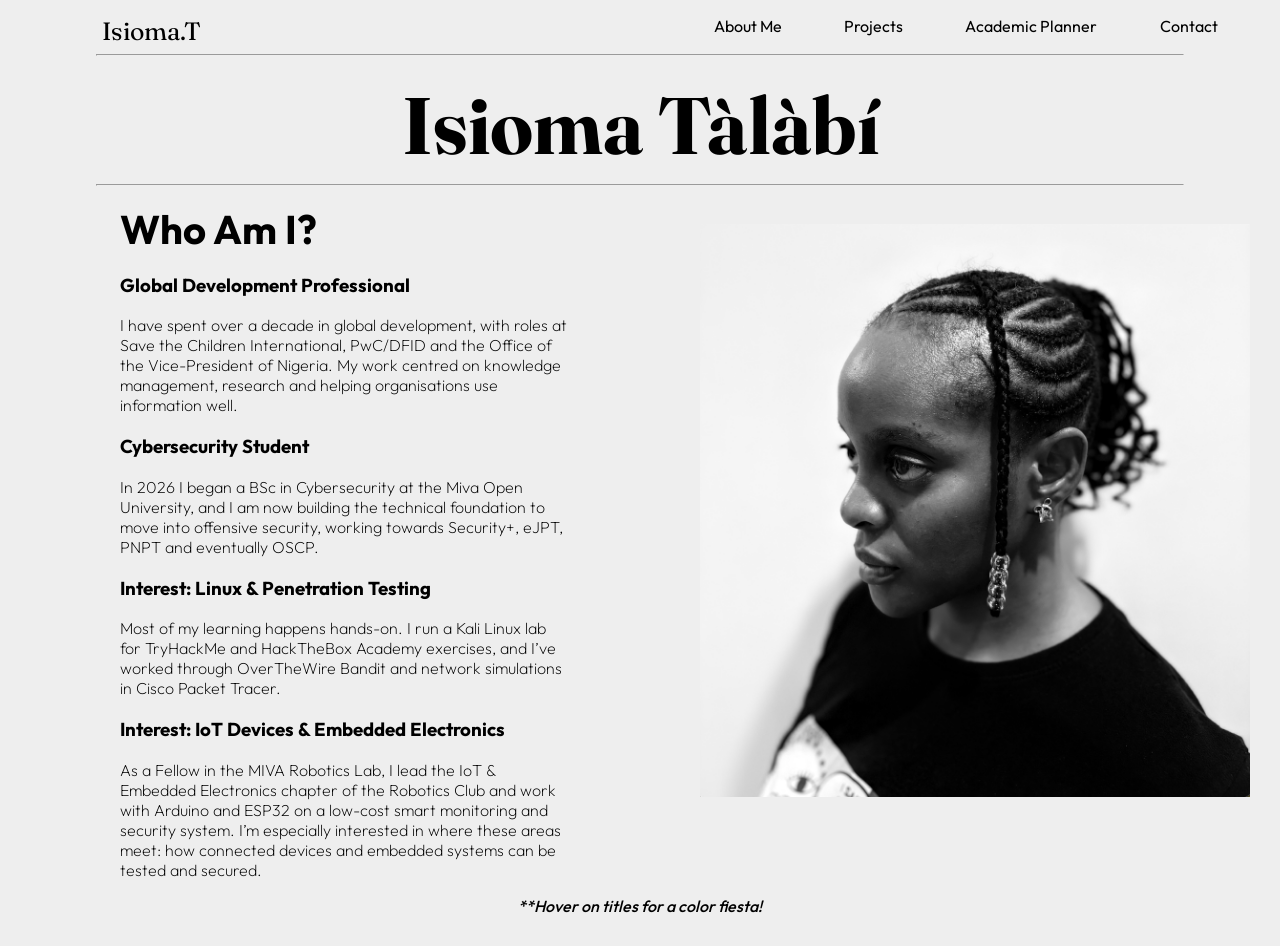
<file: index.html>
<!doctype html>
<html lang="en">
  <head>
    <meta charset="UTF-8" />
    <meta name="viewport" content="width=device-width, initial-scale=1.0" />
    <title>Portfolio: Isioma Talabi</title>
    <link rel="shortcut icon" href="./assets/favicon.ico" type="image/x-icon" />

    <!-- Fonts: Fraunces & Lato -->
    <link rel="preconnect" href="https://fonts.googleapis.com" />
    <link rel="preconnect" href="https://fonts.gstatic.com" crossorigin />
    <link
      href="https://fonts.googleapis.com/css2?family=Fraunces:ital,opsz,wght@0,9..144,100..900;1,9..144,100..900&family=Lato:ital,wght@0,100;0,300;0,400;0,700;0,900;1,100;1,300;1,400;1,700;1,900&display=swap"
      rel="stylesheet"
    />

    <!-- Font: Outfit -->
    <link rel="preconnect" href="https://fonts.googleapis.com" />
    <link rel="preconnect" href="https://fonts.gstatic.com" crossorigin />
    <link
      href="https://fonts.googleapis.com/css2?family=Outfit:wght@100..900&display=swap"
      rel="stylesheet"
    />

    <!-- Stylesheet -->
    <link rel="stylesheet" href="css-styles/index.css" />
  </head>
  <body>
    <!-- Header and Navigation Menus -->
    <header>
      <nav>
        <ul>
          <span id="name-logo">
            <li><a class="name-logo-sty" href="./index.html">Isioma.T</a></li>
          </span>
          <li><a href="./about.html">About Me</a></li>
          <li><a href="./projects.html">Projects</a></li>
          <li><a href="./academicplanner.html">Academic Planner</a></li>
          <span id="contact-btn">
            <li><a href="./contact.html">Contact</a></li>
          </span>
        </ul>
      </nav>
    </header>

    <hr class="mobile-line">

    <!-- Main content of Home Page begins here -->
    <main>

      <section id="picture-mobile">
          <div>
            <img
              id="profile-img-mobile"
              src="./assets/isioma-bw.png"
              alt="A black and white photo of Isioma Talabi"
            />
          </div>
        </section>


      <section id="bio">
        <h1>Isioma Tàlàbí</h1>
      </section>

      <hr />

      <section class="bio-profile">
        <section class="bio-text">
          <h2>Who Am I?</h2>

          <h3>Global Development Professional</h3>
          <p>
            I have spent over a decade in global development, with roles at Save
            the Children International, PwC/DFID and the Office of the
            Vice-President of Nigeria. My work centred on knowledge management,
            research and helping organisations use information well.
          </p>

          <h3>Cybersecurity Student</h3>
          <p>
            In 2026 I began a BSc in Cybersecurity at the Miva Open University,
            and I am now building the technical foundation to move into
            offensive security, working towards Security+, eJPT, PNPT and
            eventually OSCP.
          </p>

          <h3>Interest: Linux & Penetration Testing</h3>
          <p>
            Most of my learning happens hands-on. I run a Kali Linux lab for
            TryHackMe and HackTheBox Academy exercises, and I’ve worked through
            OverTheWire Bandit and network simulations in Cisco Packet Tracer.
          </p>

          <h3>Interest: IoT Devices & Embedded Electronics</h3>
          <p>
            As a Fellow in the MIVA Robotics Lab, I lead the IoT & Embedded
            Electronics chapter of the Robotics Club and work with Arduino and
            ESP32 on a low-cost smart monitoring and security system. I’m
            especially interested in where these areas meet: how connected
            devices and embedded systems can be tested and secured.
          </p>
        </section>
        <section id="pictures">
          <div>
            <img
              id="profile-img"
              src="./assets/isioma-bw.png"
              alt="A black and white photo of Isioma Talabi"
            />
          </div>
        </section>
      </section>

      <p class="note"><em>**Hover on titles for a color fiesta!</em></p>
    </main>
  </body>
</html>
</file>
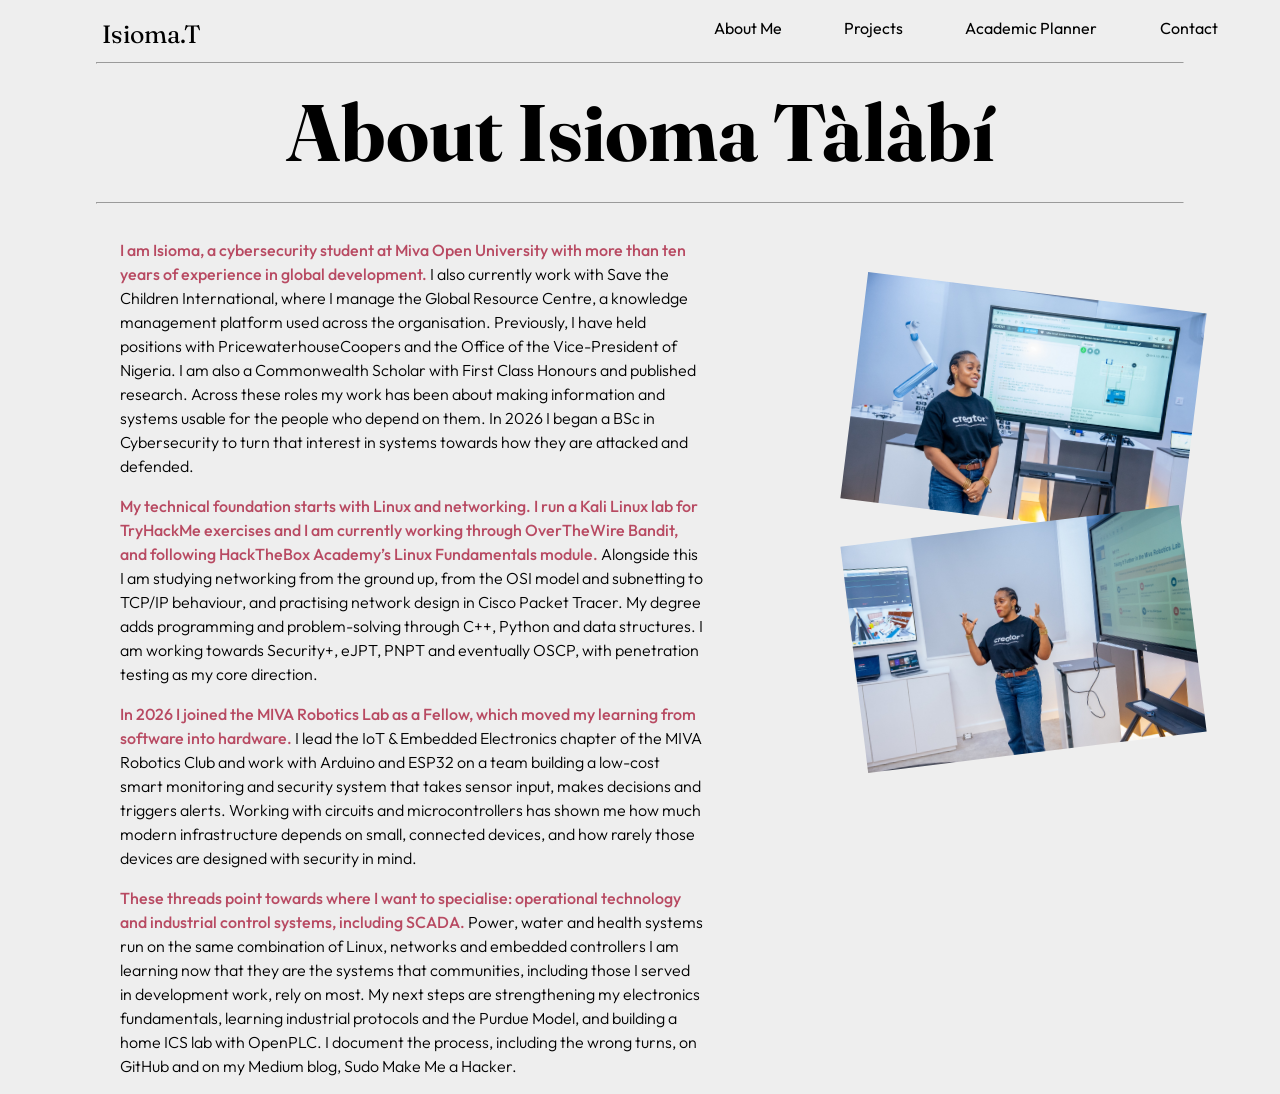
<file: about.html>
<!doctype html>
<html lang="en">
  <head>
    <meta charset="UTF-8" />
    <meta name="viewport" content="width=device-width, initial-scale=1.0" />
    <title>About: Isioma Talabi</title>
    <link rel="shortcut icon" href="./assets/favicon.ico" type="image/x-icon" />

    <!-- Fonts: Fraunces & Lato -->
    <link rel="preconnect" href="https://fonts.googleapis.com" />
    <link rel="preconnect" href="https://fonts.gstatic.com" crossorigin />
    <link
      href="https://fonts.googleapis.com/css2?family=Fraunces:ital,opsz,wght@0,9..144,100..900;1,9..144,100..900&family=Lato:ital,wght@0,100;0,300;0,400;0,700;0,900;1,100;1,300;1,400;1,700;1,900&display=swap"
      rel="stylesheet"
    />

    <!-- Font: Outfit -->
    <link rel="preconnect" href="https://fonts.googleapis.com" />
    <link rel="preconnect" href="https://fonts.gstatic.com" crossorigin />
    <link
      href="https://fonts.googleapis.com/css2?family=Outfit:wght@100..900&display=swap"
      rel="stylesheet"
    />

    <!-- Stylesheet -->
    <link rel="stylesheet" href="./css-styles/about.css" />
  </head>
  <body>
    <!-- Header and Navigation Menus -->
    <header>
      <nav>
        <ul>
          <span id="name-logo">
            <li><a class="name-logo-sty" href="./index.html">Isioma.T</a></li>
          </span>
          <li><a href="./about.html">About Me</a></li>
          <li><a href="./projects.html">Projects</a></li>
          <li><a href="./academicplanner.html">Academic Planner</a></li>
          <span id="contact-btn">
            <li><a href="./contact.html">Contact</a></li>
          </span>
        </ul>
      </nav>
    </header>

    <hr>

    <!-- Main content of the About Page Begins Here -->

    <main>
      <section>
        <h1>About Isioma Tàlàbí</h1>
      </section>

      <hr />

       <section class="about-photo-container-mobile">
          <img
            id="about-photo"
            src="./assets/photo-3.jpeg"
            alt="A picture of Isioma making a presentation"
          />
          <img
            id="about-photo-two"
            src="./assets/photo-2.jpeg"
            alt="A picture of Isioma making a presentation"
          />
        </section>

      <section class="about-container">
        <section class="about-text">
          <p class="p-text">
            <span class="highlight-text">
              I am Isioma, a cybersecurity student at Miva Open University with
              more than ten years of experience in global development. </span
            >I also currently work with Save the Children International, where I
            manage the Global Resource Centre, a knowledge management platform
            used across the organisation. Previously, I have held positions with
            PricewaterhouseCoopers and the Office of the Vice-President of
            Nigeria. I am also a Commonwealth Scholar with First Class Honours
            and published research. Across these roles my work has been about
            making information and systems usable for the people who depend on
            them. In 2026 I began a BSc in Cybersecurity to turn that interest
            in systems towards how they are attacked and defended.
          </p>

          <p class="p-text">
            <span class="highlight-text">
              My technical foundation starts with Linux and networking. I run a
              Kali Linux lab for TryHackMe exercises and I am currently working
              through OverTheWire Bandit, and following HackTheBox Academy’s
              Linux Fundamentals module.
            </span>
            Alongside this I am studying networking from the ground up, from the
            OSI model and subnetting to TCP/IP behaviour, and practising network
            design in Cisco Packet Tracer. My degree adds programming and
            problem-solving through C++, Python and data structures. I am
            working towards Security+, eJPT, PNPT and eventually OSCP, with
            penetration testing as my core direction.
          </p>

          <p class="p-text">
            <span class="highlight-text">
              In 2026 I joined the MIVA Robotics Lab as a Fellow, which moved my
              learning from software into hardware.
            </span>
            I lead the IoT & Embedded Electronics chapter of the MIVA Robotics
            Club and work with Arduino and ESP32 on a team building a low-cost
            smart monitoring and security system that takes sensor input, makes
            decisions and triggers alerts. Working with circuits and
            microcontrollers has shown me how much modern infrastructure depends
            on small, connected devices, and how rarely those devices are
            designed with security in mind.
          </p>

          <p class="p-text">
            <span class="highlight-text">
              These threads point towards where I want to specialise:
              operational technology and industrial control systems, including
              SCADA.
            </span>
            Power, water and health systems run on the same combination of
            Linux, networks and embedded controllers I am learning now that they
            are the systems that communities, including those I served in
            development work, rely on most. My next steps are strengthening my
            electronics fundamentals, learning industrial protocols and the
            Purdue Model, and building a home ICS lab with OpenPLC. I document
            the process, including the wrong turns, on GitHub and on my Medium
            blog, Sudo Make Me a Hacker.
          </p>
        </section>

        <section class="about-photo-container">
          <img
            id="about-photo"
            src="./assets/photo-3.jpeg"
            alt="A picture of Isioma making a presentation"
          />
          <img
            id="about-photo-two"
            src="./assets/photo-2.jpeg"
            alt="A picture of Isioma making a presentation"
          />
        </section>
      </section>
    </main>
  </body>
</html>
</file>
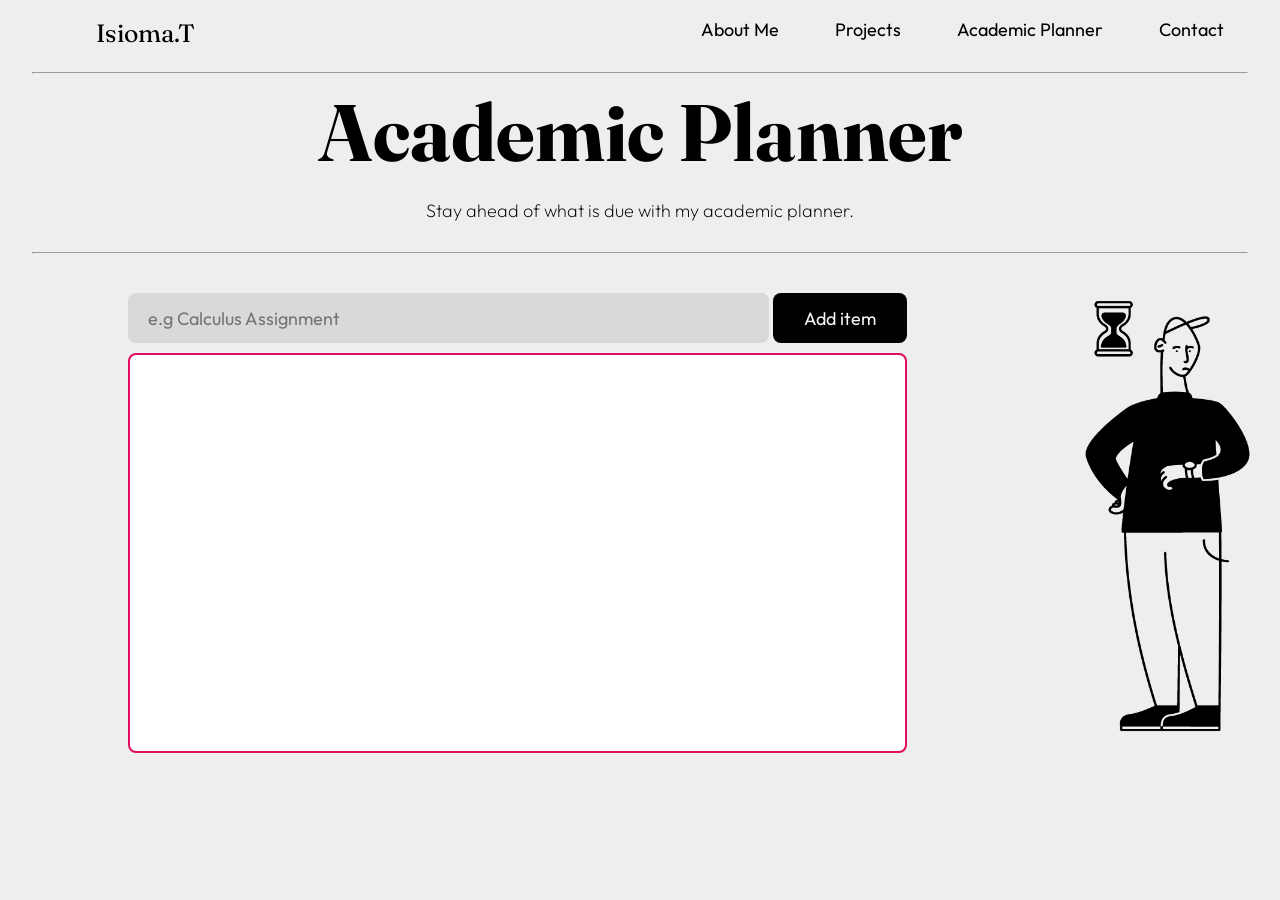
<file: academicplanner.html>
<!doctype html>
<html lang="en">
  <head>
    <meta charset="UTF-8" />
    <meta name="viewport" content="width=device-width, initial-scale=1.0" />
    <title>Academic Planner by Isioma</title>
    <link rel="shortcut icon" href="./assets/favicon.ico" type="image/x-icon" />

    <!-- Fonts: Fraunces & Lato -->
    <link rel="preconnect" href="https://fonts.googleapis.com" />
    <link rel="preconnect" href="https://fonts.gstatic.com" crossorigin />
    <link
      href="https://fonts.googleapis.com/css2?family=Fraunces:ital,opsz,wght@0,9..144,100..900;1,9..144,100..900&family=Lato:ital,wght@0,100;0,300;0,400;0,700;0,900;1,100;1,300;1,400;1,700;1,900&display=swap"
      rel="stylesheet"
    />

    <!-- Font: Outfit -->
    <link rel="preconnect" href="https://fonts.googleapis.com" />
    <link rel="preconnect" href="https://fonts.gstatic.com" crossorigin />
    <link
      href="https://fonts.googleapis.com/css2?family=Outfit:wght@100..900&display=swap"
      rel="stylesheet"
    />

    <link rel="stylesheet" href="./css-styles/academicplanner.css" />
  </head>
  <body>
    <!-- Header and Navigation Menus -->
    <header>
      <nav>
        <ul>
          <span id="name-logo">
            <li><a class="name-logo-sty" href="./index.html">Isioma.T</a></li>
          </span>
          <li><a href="./about.html">About Me</a></li>
          <li><a href="./projects.html">Projects</a></li>
          <li><a href="./academicplanner.html">Academic Planner</a></li>
          <span id="contact-btn">
            <li><a href="./contact.html">Contact</a></li>
          </span>
        </ul>
      </nav>
    </header>

    <hr />

    <!-- Main Content for Academic Planner begins here -->
    <main>
      <section>
        <h1>Academic Planner</h1>
        <p class="intro-academic-planner">
          Stay ahead of what is due with my academic planner.
        </p>
      </section>

      <hr />
      <section class="planner-wrapper">
        <div class="planner-page">
          <div class="input-btn-wrapper">
            <input
              type="text"
              id="planner-input"
              placeholder="e.g Calculus Assignment"
            />
            <button id="add-item-button">Add item</button>
          </div>

          <div id="planner-list">
            <ul id="planner-list-items"></ul>
          </div>
        </div>

        <section class="img-width">
          <img class="page-image" src="./assets/time.png" alt="" />
        </section>
      </section>
    </main>
  </body>

  <script src="./scripts/academicplanner.js"></script>
</html>
</file>
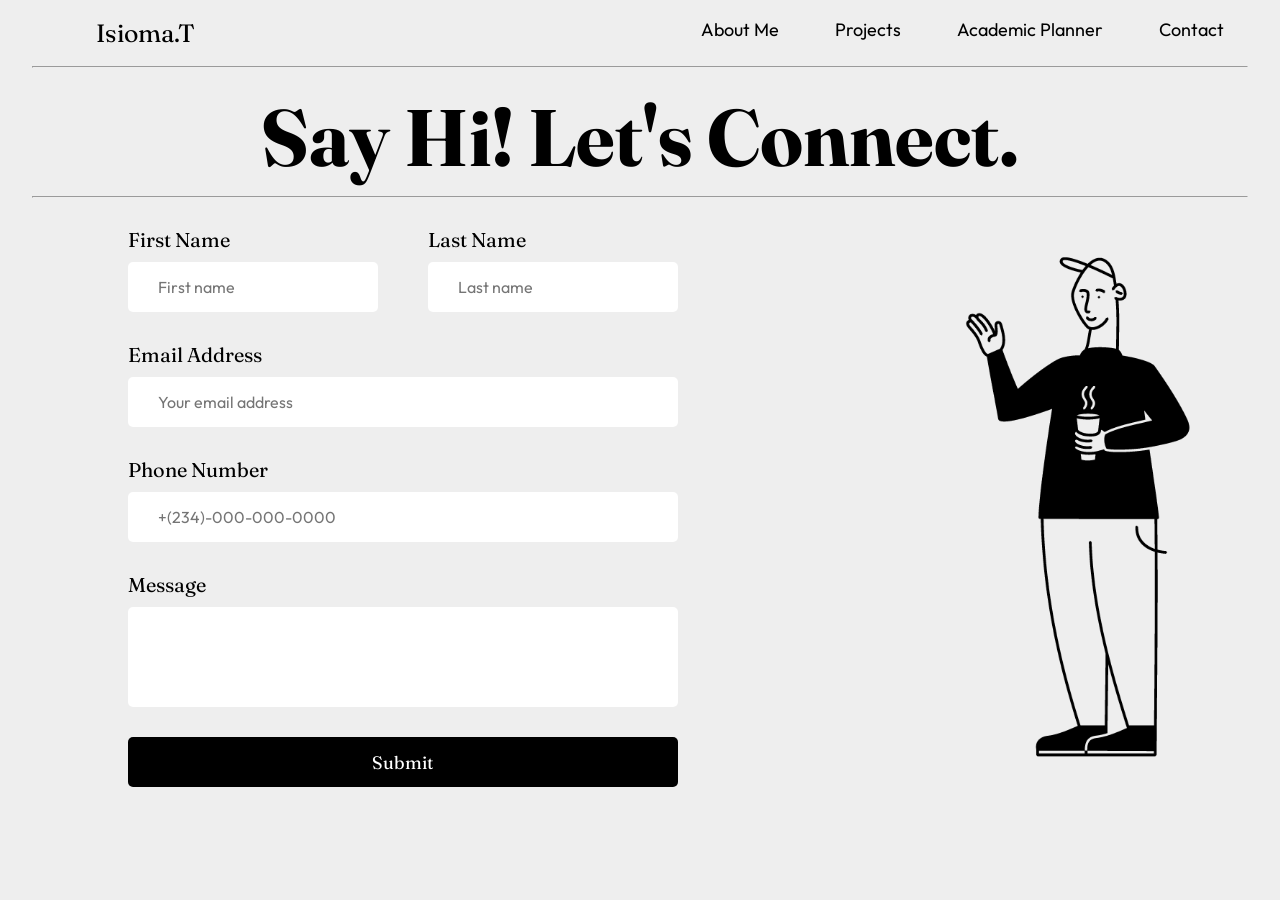
<file: contact.html>
<!doctype html>
<html lang="en">
  <head>
    <meta charset="UTF-8" />
    <meta name="viewport" content="width=device-width, initial-scale=1.0" />
    <title>Contact Page</title>
    <link rel="shortcut icon" href="./assets/favicon.ico" type="image/x-icon" />

    <!-- Fonts: Fraunces & Lato -->
    <link rel="preconnect" href="https://fonts.googleapis.com" />
    <link rel="preconnect" href="https://fonts.gstatic.com" crossorigin />
    <link
      href="https://fonts.googleapis.com/css2?family=Fraunces:ital,opsz,wght@0,9..144,100..900;1,9..144,100..900&family=Lato:ital,wght@0,100;0,300;0,400;0,700;0,900;1,100;1,300;1,400;1,700;1,900&display=swap"
      rel="stylesheet"
    />

    <!-- Font: Outfit -->
    <link rel="preconnect" href="https://fonts.googleapis.com" />
    <link rel="preconnect" href="https://fonts.gstatic.com" crossorigin />
    <link
      href="https://fonts.googleapis.com/css2?family=Outfit:wght@100..900&display=swap"
      rel="stylesheet"
    />

    <!-- Stylesheet -->
    <link rel="stylesheet" href="./css-styles/contact.css" />
  </head>
  <body>
    <!-- Header and Navigation Menus -->
    <header>
      <nav>
        <ul>
          <span id="name-logo">
            <li><a class="name-logo-sty" href="./index.html">Isioma.T</a></li>
          </span>
          <li><a href="./about.html">About Me</a></li>
          <li><a href="./projects.html">Projects</a></li>
          <li><a href="./academicplanner.html">Academic Planner</a></li>
          <span id="contact-btn">
            <li><a href="./contact.html">Contact</a></li>
          </span>
        </ul>
      </nav>
    </header>

    <hr>
    <!-- Main content of the Contact Page Begins here -->

    <main>
      <section>
        <h1>Say Hi! Let's Connect.</h1>
      </section>

      <hr />
      <section class="contact-form-wrapper">
        <form id="contact-form" novalidate>
          <div class="name-wrapper">
            <div>
              <label for="fname">First Name</label> <br />
              <input
                type="text"
                name="fname"
                id="fname"
                placeholder="First name"
              />
            </div>

            <div class="lname-wrapper">
              <label for="lname">Last Name</label> <br />
              <input
                type="text"
                name="lname"
                id="lname"
                placeholder="Last name"
              />
            </div>
          </div>
          <span></span>

          <div class="email-wrapper">
            <label for="email_address">Email Address</label> <br />
            <input
              type="email"
              name="email_address"
              id="email_address"
              placeholder="Your email address"
            />
          </div>

          <div class="phone-wrapper">
            <label for="phone-number">Phone Number</label><br />
            <input
              type="tel"
              id="phone-number"
              name="phone-number"
              placeholder="+(234)-000-000-0000"
            />
          </div>

          <div class="message-wrapper">
            <label for="message">Message</label> <br />
            <input type="text" name="message" id="message" />
          </div>

          <div class="button-wrapper">
            <button id="submit-btn">Submit</button>
          </div>
        </form>

        <section class="contact-image">
          <img src="./assets/sayhi.png" alt="" />
        </section>
      </section>
    </main>
  </body>

  <script src="./scripts/contactform.js"></script>
</html>
</file>
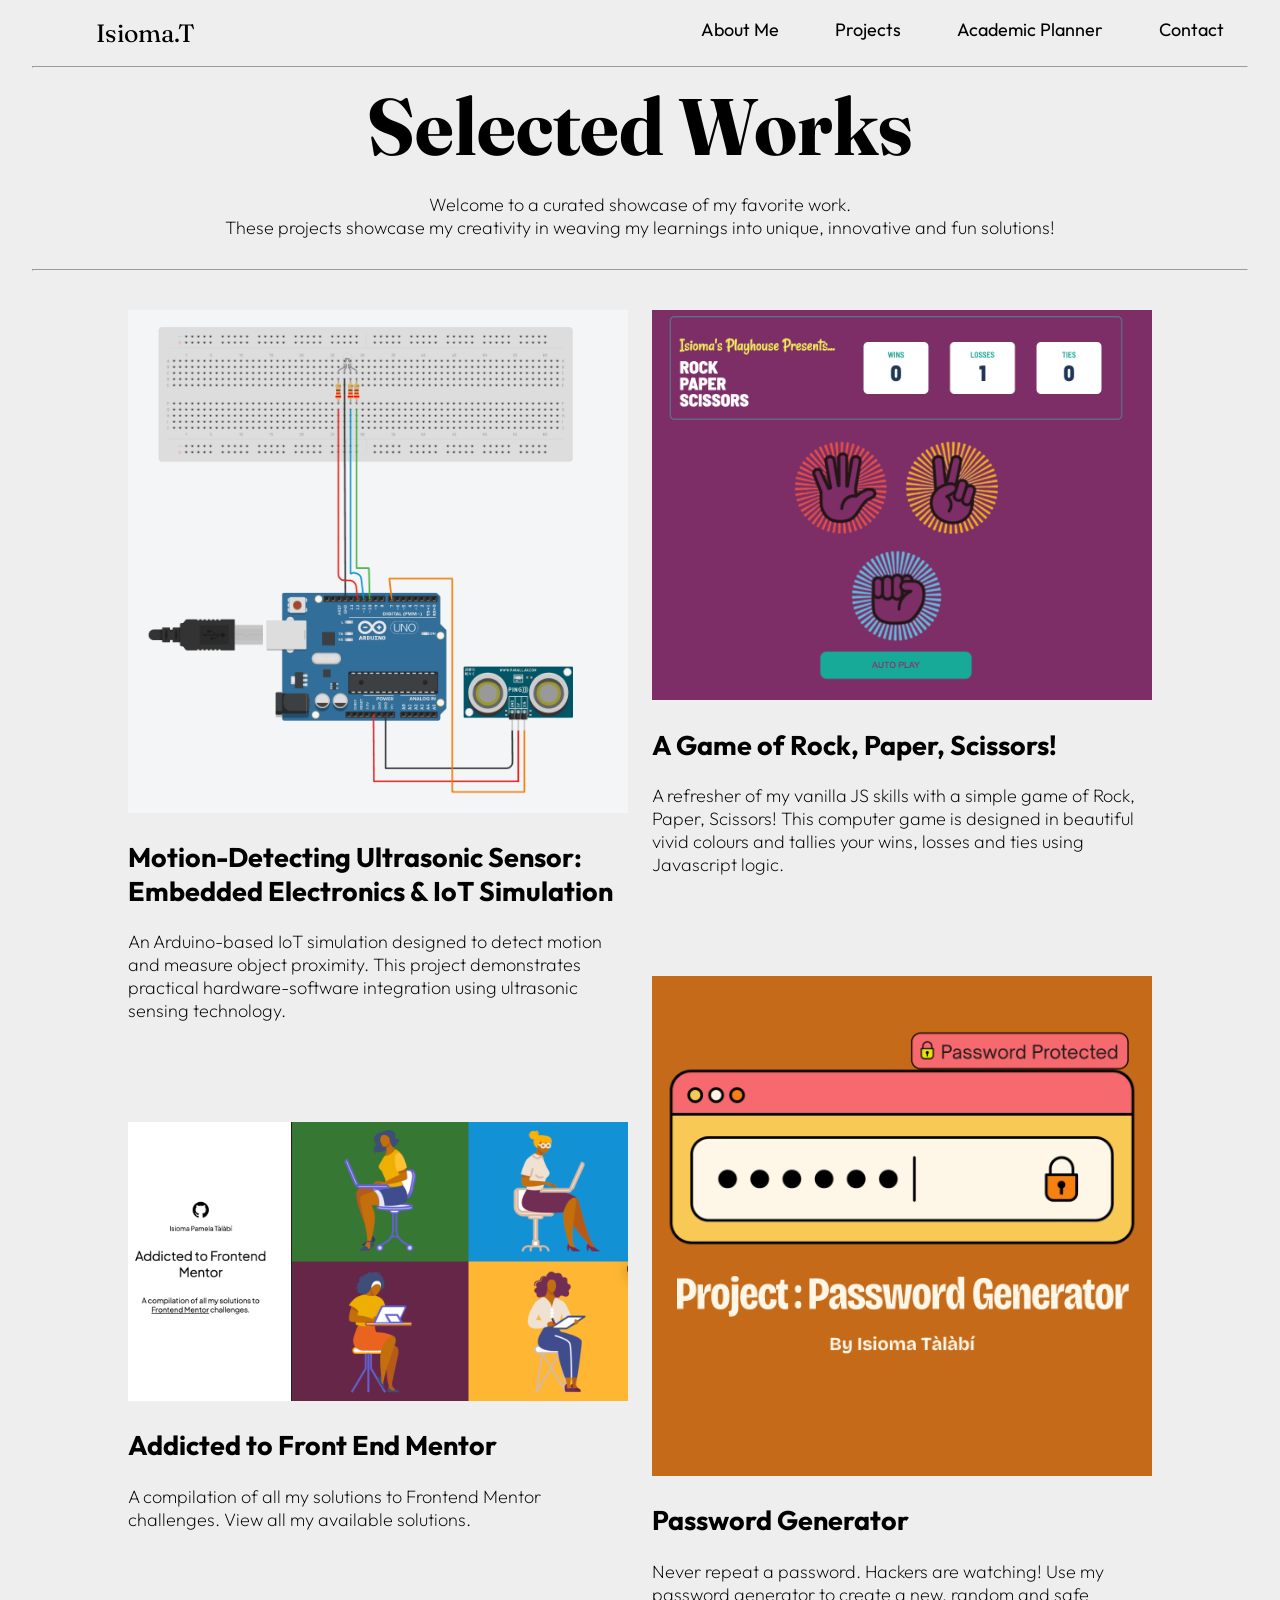
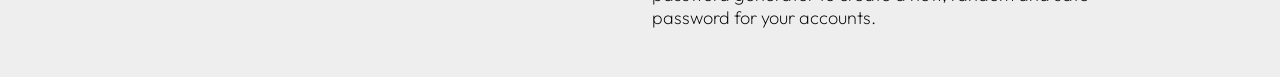
<file: projects.html>
<!doctype html>
<html lang="en">
  <head>
    <meta charset="UTF-8" />
    <meta name="viewport" content="width=device-width, initial-scale=1.0" />
    <title>Projects: Isioma Talabi</title>
    <link rel="shortcut icon" href="./assets/favicon.ico" type="image/x-icon" />

    <!-- Fonts: Fraunces & Lato -->
    <link rel="preconnect" href="https://fonts.googleapis.com" />
    <link rel="preconnect" href="https://fonts.gstatic.com" crossorigin />
    <link
      href="https://fonts.googleapis.com/css2?family=Fraunces:ital,opsz,wght@0,9..144,100..900;1,9..144,100..900&family=Lato:ital,wght@0,100;0,300;0,400;0,700;0,900;1,100;1,300;1,400;1,700;1,900&display=swap"
      rel="stylesheet"
    />

    <!-- Font: Outfit -->
    <link rel="preconnect" href="https://fonts.googleapis.com" />
    <link rel="preconnect" href="https://fonts.gstatic.com" crossorigin />
    <link
      href="https://fonts.googleapis.com/css2?family=Outfit:wght@100..900&display=swap"
      rel="stylesheet"
    />

    <!-- Stylesheet -->
    <link rel="stylesheet" href="./css-styles/projects.css" />
  </head>
  <body>
    <!-- Header and Navigation Menus -->
    <header>
      <nav>
        <ul>
          <span id="name-logo">
            <li><a class="name-logo-sty" href="./index.html">Isioma.T</a></li>
          </span>
          <li><a href="./about.html">About Me</a></li>
          <li><a href="./projects.html">Projects</a></li>
          <li><a href="./academicplanner.html">Academic Planner</a></li>
          <span id="contact-btn">
            <li><a href="./contact.html">Contact</a></li>
          </span>
        </ul>
      </nav>
    </header>

    <hr />

    <!-- Main content of Projects page begins here -->
    <main>
      <section>
        <h1>Selected Works</h1>
        <p class="intro-projects">
          Welcome to a curated showcase of my favorite work. <br />
          These projects showcase my creativity in weaving my learnings into
          unique, innovative and fun solutions!
        </p>
      </section>

      <hr />
      <section class="wrapper">
        <div class="column">
          <div class="container first_container">
            <a
              href="https://www.tinkercad.com/things/f8z6oEYU3nV-motion-detecting-ultrasonic-sensor?sharecode=C4aqZVZ8AeN6wt5oro12YWBl3Dit5fli5tTwsMnlJtQ"
              target="_blank"
              ><img
                class="prjt-image"
                src="./assets/ultrasonicsensor-pt.png"
                alt="An image of the Motion-Detecting simulation project"
            /></a>
            <a
              class="block-links"
              href="https://www.tinkercad.com/things/f8z6oEYU3nV-motion-detecting-ultrasonic-sensor?sharecode=C4aqZVZ8AeN6wt5oro12YWBl3Dit5fli5tTwsMnlJtQ"
              target="_blank"
              ><h2>
                Motion-Detecting Ultrasonic Sensor: Embedded Electronics & IoT
                Simulation
              </h2></a
            >
            <p class="block-links">
              An Arduino-based IoT simulation designed to detect motion and
              measure object proximity. This project demonstrates practical
              hardware-software integration using ultrasonic sensing technology.
            </p>
          </div>

          <div class="container second_container bottom-row">
            <a
              href="https://rock-paper-scissors-pink-phi-66.vercel.app/"
              target="_blank"
              ><img class="prjt-image" src="./assets/artfm.png" alt=""
            /></a>
            <a
              class="block-links"
              href="https://addicted-to-frontend-mentor.vercel.app/"
              target="_blank"
              ><h2>Addicted to Front End Mentor</h2></a
            >
            <p class="block-links">
              A compilation of all my solutions to Frontend Mentor challenges.
              View all my available solutions.
            </p>
          </div>
        </div>

        <div class="column">
          <div class="container third_container">
            <a
              href="https://rock-paper-scissors-pink-phi-66.vercel.app/"
              target="_blank"
              ><img class="prjt-image" src="./assets/rps-pt.png" alt=""
            /></a>
            <a
              class="block-links"
              href="https://rock-paper-scissors-pink-phi-66.vercel.app/"
              target="_blank"
              ><h2>A Game of Rock, Paper, Scissors!</h2></a
            >
            <p class="block-links">
              A refresher of my vanilla JS skills with a simple game of Rock,
              Paper, Scissors! This computer game is designed in beautiful vivid
              colours and tallies your wins, losses and ties using Javascript
              logic.
            </p>
          </div>

          <div class="container fourth_container bottom-row">
            <a
              href="https://30-days-of-javascript-sable.vercel.app/password-generator/password-generator.html"
              target="_blank"
              ><img class="prjt-image" src="./assets/pwg.png" alt=""
            /></a>
            <a
              class="block-links"
              href="https://30-days-of-javascript-sable.vercel.app/password-generator/password-generator.html"
              target="_blank"
              ><h2>Password Generator</h2></a
            >
            <p class="block-links">
              Never repeat a password. Hackers are watching! Use my password
              generator to create a new, random and safe password for your
              accounts.
            </p>
          </div>
        </div>
      </section>
    </main>
  </body>
</html>
</file>
<file: css-styles/index.css>
/* Landing Page Styles */
*,
*::before,
*::after {
  box-sizing: border-box;
}

:root {
  --font-family: "Fraunces", serif;
  --font-family-body: "Outfit", sans-serif;
}

body {
  background-color: #eeeeee;
  font-family: var(--font-family-body);
  font-weight: 200;
  font-size: 16px;
  margin: 0;
  padding: 0;
  max-width: 100vw;

  overflow-x: hidden;
}

/* Nav Bar Styles */

#name-logo {
  font-family: var(--font-family);
  list-style: none;
  font-weight: 400;
  font-size: 25px;
  margin-right: 450px;
}

.name-logo-sty {
  transition: color 0.3s ease-in;
}

.name-logo-sty:hover {
  color: #ec5800;
}

#contact-btn {
  list-style: none;
}

a {
  list-style: none;
}
ul {
  display: flex;
  justify-content: space-evenly;
  margin-bottom: 0px;
}

ul > li {
  font-family: var(--font-family-body);
  list-style: none;
}

a {
  text-decoration: none;
  color: black;
  font-weight: 400;
  transition: color 0.3s ease-in;
}

a:hover {
  color: #005eb8;
  text-decoration-line: underline;
  text-decoration-style: wavy;
}

/* Main Styles */

h1 {
  text-align: center;
  font-size: 80px;
  font-family: var(--font-family);
  transition: color 0.3s ease-in;
  margin-top: 20px;
  margin-bottom: 10px;
}

h1:hover {
  color: #e30b5d;
  text-decoration-line: underline;
  text-decoration-style: wavy;
}

h2 {
  font-size: 40px;
  transition: color 0.3s ease-in;
  margin: 0;
}

h2:hover {
  color: #208aae;
  text-decoration-line: underline;
  text-decoration-style: wavy;
}

h3 {
  transition: color 0.3s ease-in;
}

h3:hover {
  color: #ee6c4d;
  text-decoration-line: underline;
  text-decoration-style: wavy;
}

hr {
  width: 85%;
  background-color: grey;
}

.bio-profile {
  display: grid;
  grid-template-columns: 2fr 1fr;
}

.bio-text {
  margin-top: 10px;
  margin-right: 100px;
  margin-left: 120px;
  margin-bottom: 0;
}

#profile-img {
  margin: 30px;
  height: auto;
  width: 550px;
  /* max-width: 90%; */
}

.note {
  font-weight: 500;
  text-align: center;
  margin-top: 0;
  margin-bottom: 30px;
  transition: color 0.3s ease-in;
}

.note:hover {
  color: #e30b5d;
  text-decoration-line: underline;
  text-decoration-style: wavy;
}

#picture-mobile {
  display: none;
}

#mobile-line {
  display: none;
}
/* Media Queries for Mobile Devices */

@media screen and (max-width: 500px) {
  body {
    max-width: 100%;
    font-size: 16px;
    overflow-x: hidden;
    
  }

  ul {
    display: block;
  }

  #name-logo {
    margin-right: 0px;
    margin-bottom: 30px;
  }

  #pictures {
    display: none;
  }

  #picture-mobile {
    display: block;
    width: 50%;
    margin: 0 auto;
    margin-top: 30px;
  }

  #profile-img-mobile {
    width: 50vw;
  }

  .bio-profile {
    display: block;
    /* grid-template-columns: 2fr 1fr; */
  }

  .bio-text {
    margin: 0px;
    padding: 30px;
  }

  h1 {
    font-size: 50px;
  }

  h2 {
    font-size: 30px;
  }

  a {
    color: #208aae;
  }

  .name-logo-sty {
    color: black;
    
  }

  hr {
  width: 100%;
  background-color: grey;
  margin: 0 auto;
  margin-top: 20px;
}
}
</file>
<file: css-styles/about.css>
/* About Me Styles */

*,
*::before,
*::after {
  box-sizing: border-box;
}

:root {
  --font-family: "Fraunces", serif;
  --font-family-body: "Outfit", sans-serif;
}

body {
  background-color: #eeeeee;
  font-family: var(--font-family-body);
  font-weight: 300;
  line-height: 1.5;
  font-size: 16px;
  margin: 0;
  padding: 0;
  max-width: 100vw;
}

/* Nav Bar Styles */

#name-logo {
  font-family: var(--font-family);
  list-style: none;
  font-weight: 400;
  font-size: 25px;
  margin-right: 450px;
}

.name-logo-sty {
  transition: color 0.3s ease-in;
}

.name-logo-sty:hover {
  color: #ec5800;
}

#contact-btn {
  list-style: none;
}

a {
  list-style: none;
}
ul {
  display: flex;
  justify-content: space-evenly;
  margin-bottom: 0px;
}

ul > li {
  font-family: var(--font-family-body);
  list-style: none;
}

a {
  text-decoration: none;
  color: black;
  font-weight: 400;
  transition: color 0.3s ease-in;
}

a:hover {
  color: #005eb8;
  text-decoration-line: underline;
  text-decoration-style: wavy;
}

/* Body Styles */

h1 {
  text-align: center;
  font-size: 80px;
  font-family: var(--font-family);
  transition: color 0.3s ease-in;
  margin-top: 0px;
  margin-bottom: 10px;
}

h1:hover {
  color: #b84a62;
  text-decoration-line: underline;
  text-decoration-style: wavy;
}

hr {
  width: 85%;
  background-color: grey;
}

.about-container {
  display: grid;
  grid-template-columns: 2fr 1fr;
}

.about-text {
  margin-top: 10px;
  margin-right: 150px;
  margin-left: 120px;
  margin-bottom: 0;
  transition: color 0.3s ease-in;
}

.highlight-text {
  color: #b84a62;
  font-weight: 500;
}

#about-photo {
  margin-top: 80px;
  max-width: 80%;
  transform: rotate(7deg);
}

#about-photo-two {
  max-width: 80%;
  transform: rotate(-7deg);
}

.about-photo-container-mobile {
  display: none;
}

/* Media Queries for Mobile Devices */

@media screen and (max-width: 500px) {
  body {
    max-width: 100%;
    font-size: 16px;
    overflow-x: hidden;
  }

  ul {
    display: block;
  }

  #name-logo {
    margin-right: 0px;
    margin-bottom: 30px;
  }

  .about-photo-container {
    display: none;
  }
  h1 {
    font-size: 40px;
    margin-bottom: 0px;
  }

  h2 {
    font-size: 30px;
  }

  a {
    color: #b84a62;
  }

  .name-logo-sty {
    color: black;
  }

  hr {
    width: 100%;
    background-color: grey;
    margin: 0 auto;
    margin-top: 10px;
  }

  .about-container {
    display: block;
  }

  .about-text {
    margin-top: 10px;
    margin-right: 0px;
    margin-left: 0px;
    padding: 0px 40px;
  }

  .about-photo-container-mobile {
    display: block;
    width: 50%;
    margin: 0 auto;
  }

  #about-photo {
    margin-top: 30px;
    max-width: 100%;
    transform: rotate(7deg);
  }

  #about-photo-two {
    max-width: 100%;
    transform: rotate(-7deg);
    margin-bottom: 20px;
  }
}
</file>
<file: css-styles/academicplanner.css>
/* Landing Page Styles */
*,
*::before,
*::after {
  box-sizing: border-box;
}

:root {
  --font-family: "Fraunces", serif;
  --font-family-body: "Outfit", sans-serif;
}

body {
  background-color: #eeeeee;
  font-family: var(--font-family-body);
  font-weight: 200;
  font-size: 18px;
  margin: 0;
  padding: 0;
}

/* Nav Bar Styles */

#name-logo {
  font-family: var(--font-family);
  list-style: none;
  font-weight: 400;
  font-size: 25px;
  margin-right: 450px;
}

.name-logo-sty {
  transition: color 0.3s ease-in;
}

.name-logo-sty:hover {
  color: #ec5800;
}

#contact-btn {
  list-style: none;
}

a {
  list-style: none;
}
ul {
  display: flex;
  justify-content: space-evenly;
  margin-bottom: 0px;
}

ul > li {
  font-family: var(--font-family-body);
  list-style: none;
}

a {
  text-decoration: none;
  color: black;
  font-weight: 400;
  transition: color 0.3s ease-in;
}

a:hover {
  color: #7d2e68;
  text-decoration-line: underline;
  text-decoration-style: wavy;
}

/* Main Styles */

h1 {
  text-align: center;
  font-size: 80px;
  font-family: var(--font-family);
  transition: color 0.3s ease-in;
  margin-top: 0px;
  margin-bottom: 10px;
}

h1:hover {
  color: #e30b5d;
  text-decoration-line: underline;
  text-decoration-style: wavy;
}

.intro-academic-planner {
  text-align: center;
  margin-bottom: 30px;
}

hr {
  width: 95%;
  background-color: grey;
}

/* Planner Styles */

.planner-wrapper {
  display: flex;
  /* justify-content: space-between; */

  margin: 0 auto;
  width: 80%;
}

.input-btn-wrapper {
  margin-top: 30px;
}

input {
  width: 641px;
  height: 50px;
  border-radius: 8px;
  border: none;
  padding: 20px;
  font-family: var(--font-family-body);
  font-size: 18px;
  color: #242323;
  background-color: #d9d9d9;
}

button {
  height: 50px;
  width: 134px;
  background-color: black;
  border: none;
  border-radius: 8px;
  font-family: var(--font-family-body);
  font-size: 18px;
  color: whitesmoke;
  transition: background-color 0.3s ease-in;
}

button:hover {
  background-color: #7d2e68;
}

#planner-list {
  background-color: white;
  width: 779px;
  min-height: 400px; /* Limits the height but allows the list to grow */
  margin-top: 10px;
  border-radius: 8px;
  padding: 20px;
  overflow-y: auto; /* Adds scroll when the list exceeds max height */
  border: 2px solid #e30b5d;
}

#planner-list-items {
  display: block;
  padding-left: 10px;
}

img {
  height: 500px;
  margin-left: 10px;
}

/* Styling elements created with Javascript */

li {
  list-style: none;
  color: black;
  margin-bottom: 15px;
  display: flex;
  justify-content: space-between;
}

.style-btn {
  position: relative;
  top: 5px;
  height: 20px;
  margin-left: 20px;
}

.inline-edit-input {
  font-family: var(--font-family-body);
  width: 200px;
  height: 10px;
  margin-bottom: 20px;
  font-size: 18px;
  background-color: white;
  color: black;
  padding: 10px;
}

.inline-edit-input:focus {
  border: 1px solid plum;
  outline: none;
}

.alert-user::placeholder {
  font-family: var(--font-family-body);
  color: #e30b5d; /* Change to your desired color */
  opacity: 1; /* Optional: Ensures the placeholder color is fully opaque */
}

.remove-alert-user::placeholder {
  color: #757575;
}

/* Media Queries for Mobile Devices */

@media screen and (max-width: 500px) {
  body {
    max-width: 100%;
    overflow-x: hidden;
  }

  ul {
    display: block;
  }

  #name-logo {
    margin-right: 0px;
    margin-bottom: 30px;
  }

  h1 {
    font-size: 40px;
    margin-bottom: 0px;
  }

  h2 {
    font-size: 20px;
  }

  a {
    color: #e30b5d;
  }

  .name-logo-sty {
    color: black;
  }

  hr {
    width: 100%;
    background-color: grey;
    margin: 0 auto;
    margin-top: 10px;
  }

  .planner-wrapper {
    display: block;
    margin: 0 auto;
    width: 100%;
    padding: 0 20px;
  }

  .input-btn-wrapper {
    display: grid;
    grid-template-columns: 1fr;
  }

  input {
    width: 100%;
    margin-bottom: 10px;
  }

  button {
    width: 100%;
  }

  #planner-list {
    width: 100%;
  }

  img {
    height: 300px;
    margin-left: 0px;
  }

  ul > li {
    margin-bottom: 0px;
  }
}
</file>
<file: css-styles/contact.css>
/* Landing Page Styles */
*,
*::before,
*::after {
  box-sizing: border-box;
}

:root {
  --font-family: "Fraunces", serif;
  --font-family-body: "Outfit", sans-serif;
}

body {
  background-color: #eeeeee;
  font-family: var(--font-family-body);
  font-weight: 200;
  font-size: 18px;
  margin: 0;
  padding: 0;
}

/* Nav Bar Styles */

#name-logo {
  font-family: var(--font-family);
  list-style: none;
  font-weight: 400;
  font-size: 25px;
  margin-right: 450px;
}

.name-logo-sty {
  transition: color 0.3s ease-in;
}

.name-logo-sty:hover {
  color: #ec5800;
}

#contact-btn {
  list-style: none;
}

a {
  list-style: none;
}
ul {
  display: flex;
  justify-content: space-evenly;
}

ul > li {
  font-family: var(--font-family-body);
  list-style: none;
}

a {
  text-decoration: none;
  color: black;
  font-weight: 400;
  transition: color 0.3s ease-in;
}

a:hover {
  color: #7d2e68;
  text-decoration-line: underline;
  text-decoration-style: wavy;
}

/* Main Styles */

h1 {
  text-align: center;
  font-size: 80px;
  font-family: var(--font-family);
  transition: color 0.3s ease-in;
  margin-top: 0px;
  margin-bottom: 10px;
  margin-top: 20px;
}

h1:hover {
  color: #e30b5d;
  text-decoration-line: underline;
  text-decoration-style: wavy;
}

hr {
  width: 95%;
  background-color: grey;
}

/* Form Styles */
.contact-form-wrapper {
  display: flex;
  width: 80%;
  justify-content: space-between;
  margin: 0 auto;
}

.name-wrapper {
  display: flex;
  gap: 50px;
  margin-bottom: 30px;
  margin-top: 20px;
}

.email-wrapper,
.phone-wrapper,
.message-wrapper {
  margin-bottom: 30px;
}

#email_address,
#phone-number,
#message {
  width: 550px;
}

#message {
  height: 100px;
  padding: 10px;
}

button {
  background-color: black;
  color: white;
  height: 50px;
  width: 550px;
  font-family: var(--font-family);
  font-size: 18px;
  border: none;
  border-radius: 5px;
}

input {
  height: 50px;
  width: 250px;
  margin-top: 10px;
  font-family: var(--font-family-body);
  padding: 20px;
  font-size: 16px;
  border: none;
  border-radius: 5px;
}

::placeholder {
  font-family: var(--font-family-body);
  padding-left: 10px;
}

label {
  font-weight: 400;
  font-family: var(--font-family);
  font-size: 20px;
}

img {
  height: 600px;
  margin-left: 100px;
}

/* Javascript Styling */
.error-message {
  display: block;
  color: #e30b5d;
}

/* Media Queries for Mobile Devices */

@media screen and (max-width: 500px) {
  body {
    max-width: 100%;
    overflow-x: hidden;
    font-size: 16px;
  }

  ul {
    display: block;
  }

  #name-logo {
    margin-right: 0px;
    margin-bottom: 30px;
  }

  h1 {
    font-size: 40px;
    margin-bottom: 0px;
  }

  h2 {
    font-size: 20px;
  }

  a {
    color: #7d2e68;
  }

  .name-logo-sty {
    color: black;
  }

  hr {
    width: 100%;
    background-color: grey;
    margin: 0 auto;
    margin-top: 10px;
  }

  .contact-form-wrapper {
    display: block;
  }

  .name-wrapper {
    display: block;
  }

  #email_address,
  #phone-number,
  #message {
    width: 100%;
  }

  input {
    width: 100%;
  }

  .lname-wrapper {
    margin-top: 30px;
  }

  button {
    width: 100%;
  }

  img {
  height: 300px;
  margin-left: 0px;
}
}
</file>
<file: css-styles/projects.css>
/* Landing Page Styles */
*,
*::before,
*::after {
  box-sizing: border-box;
}

:root {
  --font-family: "Fraunces", serif;
  --font-family-body: "Outfit", sans-serif;
}

body {
  background-color: #eeeeee;
  font-family: var(--font-family-body);
  font-weight: 200;
  font-size: 18px;
  margin: 0;
  padding: 0;
  max-width: 100vw;

  overflow-x: hidden;
}

/* Nav Bar Styles */

#name-logo {
  font-family: var(--font-family);
  list-style: none;
  font-weight: 400;
  font-size: 25px;
  margin-right: 450px;
}

.name-logo-sty {
  transition: color 0.3s ease-in;
}

.name-logo-sty:hover {
  color: #ec5800;
}

#contact-btn {
  list-style: none;
}

a {
  list-style: none;
}
ul {
  display: flex;
  justify-content: space-evenly;
}

ul > li {
  font-family: var(--font-family-body);
  list-style: none;
}

a {
  text-decoration: none;
  color: black;
  font-weight: 400;
  transition: color 0.3s ease-in;
}

a:hover {
  color: #7d2e68;
  text-decoration-line: underline;
  text-decoration-style: wavy;
}

/* Main Styles */

h1 {
  text-align: center;
  font-size: 80px;
  font-family: var(--font-family);
  transition: color 0.3s ease-in;
  margin-top: 0px;
  margin-bottom: 10px;
}

h1:hover {
  color: #e30b5d;
  text-decoration-line: underline;
  text-decoration-style: wavy;
}

.intro-projects {
  text-align: center;
  margin-bottom: 30px;
}

hr {
  width: 95%;
  background-color: grey;
}

.wrapper {
  display: flex;
  justify-content: space-between;
  width: 80%;
  margin: 0 auto;
}

.container {
  width: 50%;
}

.prjt-image {
  /* height: 500px; */
  width: 500px;
  object-fit: contain;
}

.block-links {
  align-self: center;
  display: block;
  width: 500px;
}

.bottom-row {
  margin-top: 100px;
}

.column {
  margin-top: 30px;
  margin-bottom: 30px;
}

/* Media Queries for Mobile Devices */

@media screen and (max-width: 500px) {
  body {
    max-width: 100%;
    overflow-x: hidden;
    font-size: 16px;
  }

  ul {
    display: block;
  }

  #name-logo {
    margin-right: 0px;
    margin-bottom: 30px;
  }

  h1 {
    font-size: 40px;
    margin-bottom: 0px;
  }

  h2 {
    font-size: 20px;
  }

  a {
    color: #e30b5d;
  }

  .name-logo-sty {
    color: black;
  }

  hr {
    width: 100%;
    background-color: grey;
    margin: 0 auto;
    margin-top: 10px;
  }

  .wrapper {
    display: block;
    width: 100%;
    padding: 20px;
  }
  .prjt-image {
    width: 100%;
    object-fit: contain;
  }
  .block-links {
    align-self: center;
    display: block;
    width: 100%;
  }

  .container {
    width: 100%;
  }

  .intro-projects {
    text-align: center;
    margin-bottom: 30px;
    padding: 0px 10px;
  }

  .bottom-row {
    margin-top: 30px;
  }
}
</file>
